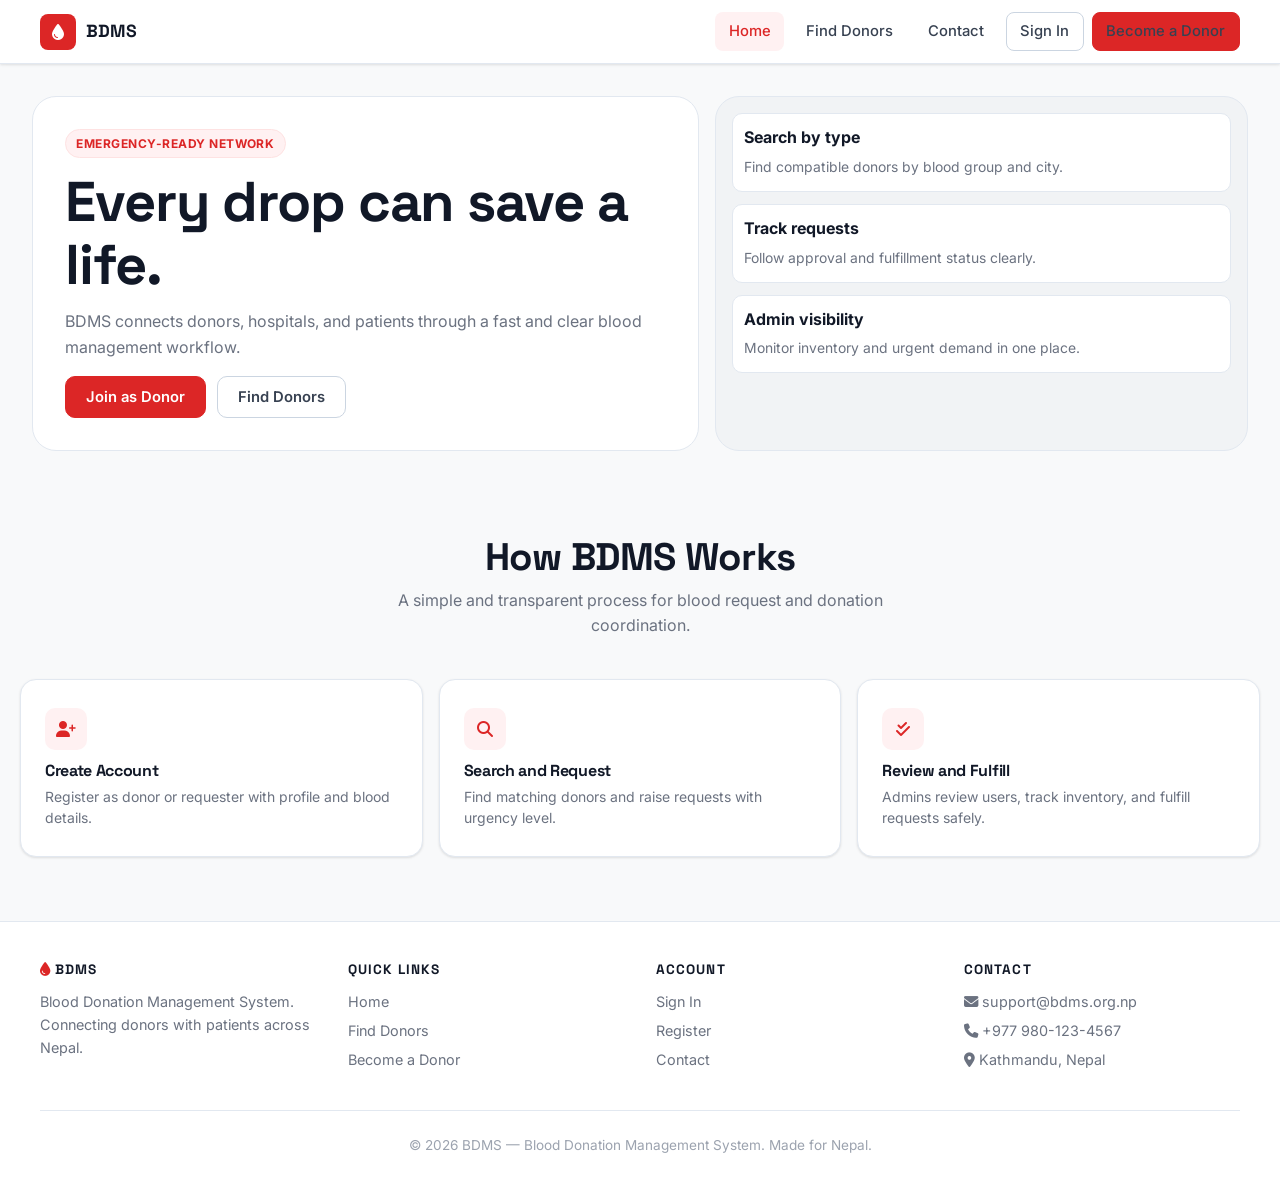
<file: destination/index.html>
<!DOCTYPE html>
<html lang="en">
<head>
    <meta charset="UTF-8">
    <meta name="viewport" content="width=device-width, initial-scale=1.0">
    <title>BDMS — Blood Donation Management System</title>
    <link href="https://fonts.googleapis.com/css2?family=Inter:wght@400;500;600;700;800&family=Space+Grotesk:wght@500;600;700;800&display=swap" rel="stylesheet">
    <link rel="stylesheet" href="https://cdnjs.cloudflare.com/ajax/libs/font-awesome/6.5.1/css/all.min.css">
    <link rel="stylesheet" href="style.css">
</head>
<body class="route-public landing-page">
    <nav class="navbar">
        <a href="index.html" class="nav-brand">
            <span class="brand-icon"><i class="fa-solid fa-droplet"></i></span> BDMS
        </a>
        <button class="hamburger" aria-label="Toggle menu">
            <span></span><span></span><span></span>
        </button>
        <div class="nav-links">
            <a href="index.html" class="nav-active">Home</a>
            <a href="search.html">Find Donors</a>
            <a href="contact.html">Contact</a>
            <a href="login.html" class="btn btn-outline btn-sm">Sign In</a>
            <a href="register.html" class="btn btn-primary btn-sm">Become a Donor</a>
        </div>
    </nav>

    <section class="hero">
        <div class="hero-panel">
            <div class="hero-copy">
                <div class="hero-kicker">Emergency-ready network</div>
                <h1>Every drop can save a life.</h1>
                <p>BDMS connects donors, hospitals, and patients through a fast and clear blood management workflow.</p>
                <div class="hero-actions">
                    <a href="register.html" class="btn btn-primary">Join as Donor</a>
                    <a href="search.html" class="btn btn-outline">Find Donors</a>
                </div>
            </div>
            <div class="hero-side">
                <div class="hero-stat"><strong>Search by type</strong><span>Find compatible donors by blood group and city.</span></div>
                <div class="hero-stat"><strong>Track requests</strong><span>Follow approval and fulfillment status clearly.</span></div>
                <div class="hero-stat"><strong>Admin visibility</strong><span>Monitor inventory and urgent demand in one place.</span></div>
            </div>
        </div>
    </section>

    <section class="section">
        <div class="section-title">
            <h2>How BDMS Works</h2>
            <p>A simple and transparent process for blood request and donation coordination.</p>
        </div>
        <div class="feature-grid">
            <div class="feature-card">
                <div class="gf-icon-wrap"><i class="fa-solid fa-user-plus"></i></div>
                <h3>Create Account</h3>
                <p>Register as donor or requester with profile and blood details.</p>
            </div>
            <div class="feature-card">
                <div class="gf-icon-wrap"><i class="fa-solid fa-magnifying-glass"></i></div>
                <h3>Search and Request</h3>
                <p>Find matching donors and raise requests with urgency level.</p>
            </div>
            <div class="feature-card">
                <div class="gf-icon-wrap"><i class="fa-solid fa-check-double"></i></div>
                <h3>Review and Fulfill</h3>
                <p>Admins review users, track inventory, and fulfill requests safely.</p>
            </div>
        </div>
    </section>

    <footer class="site-footer">
        <div class="footer-grid">
            <div class="footer-col">
                <h4><i class="fa-solid fa-droplet" style="color:var(--red);"></i> BDMS</h4>
                <p>Blood Donation Management System. Connecting donors with patients across Nepal.</p>
            </div>
            <div class="footer-col">
                <h4>Quick Links</h4>
                <a href="index.html">Home</a>
                <a href="search.html">Find Donors</a>
                <a href="register.html">Become a Donor</a>
            </div>
            <div class="footer-col">
                <h4>Account</h4>
                <a href="login.html">Sign In</a>
                <a href="register.html">Register</a>
                <a href="contact.html">Contact</a>
            </div>
            <div class="footer-col">
                <h4>Contact</h4>
                <p><i class="fa-solid fa-envelope"></i> support@bdms.org.np</p>
                <p><i class="fa-solid fa-phone"></i> +977 980-123-4567</p>
                <p><i class="fa-solid fa-location-dot"></i> Kathmandu, Nepal</p>
            </div>
        </div>
        <div class="footer-bottom">&copy; 2026 BDMS — Blood Donation Management System. Made for Nepal.</div>
    </footer>
</body>
</html>
</file>
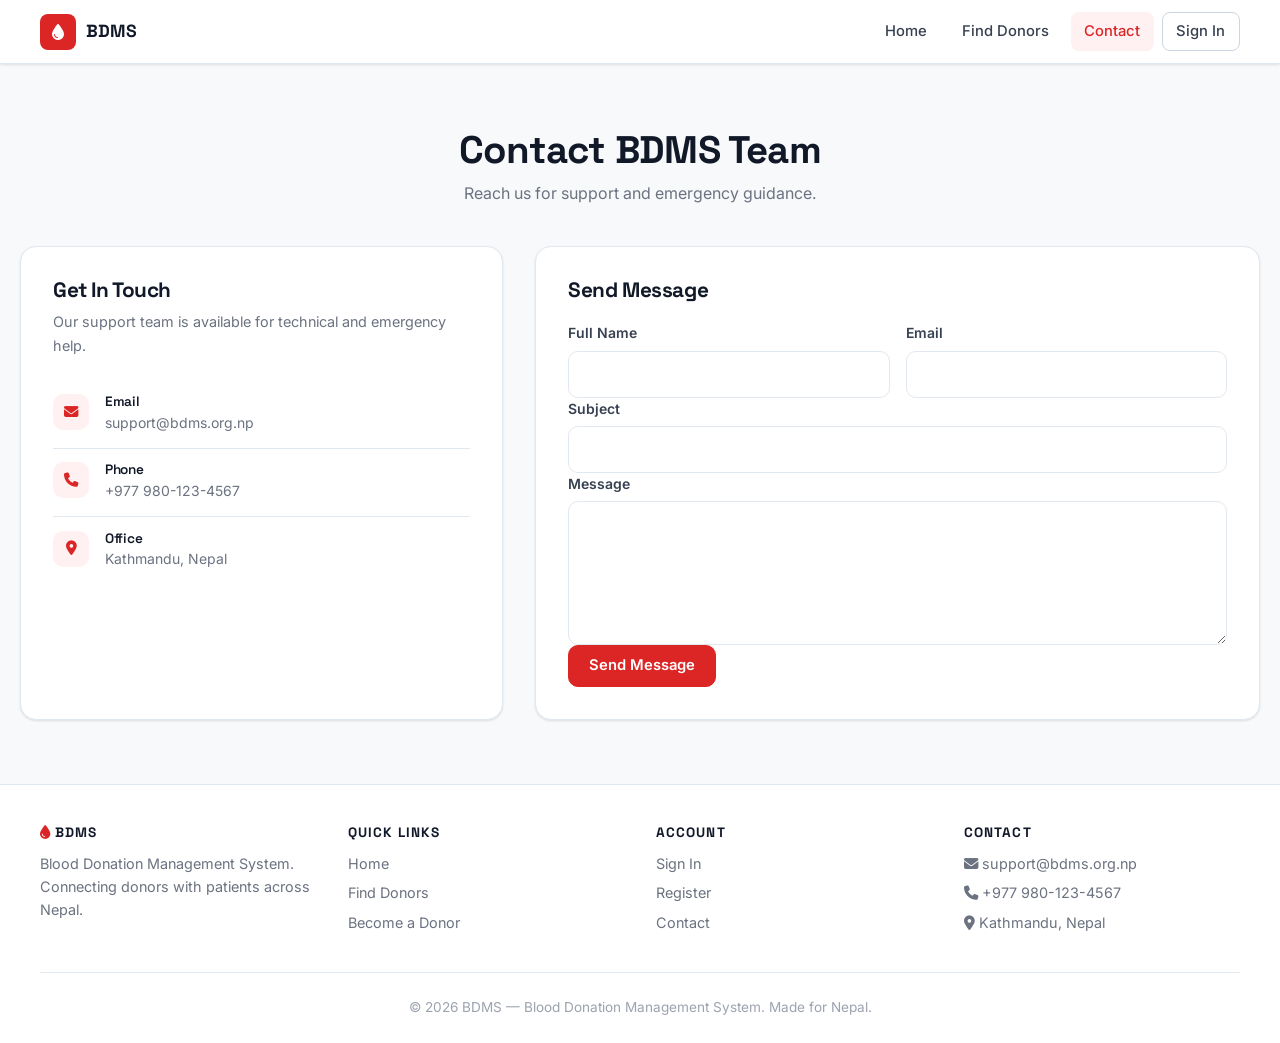
<file: destination/contact.html>
<!DOCTYPE html>
<html lang="en">
<head>
    <meta charset="UTF-8">
    <meta name="viewport" content="width=device-width, initial-scale=1.0">
    <title>Contact Us — BDMS</title>
    <link href="https://fonts.googleapis.com/css2?family=Inter:wght@400;500;600;700;800&family=Space+Grotesk:wght@500;600;700;800&display=swap" rel="stylesheet">
    <link rel="stylesheet" href="https://cdnjs.cloudflare.com/ajax/libs/font-awesome/6.5.1/css/all.min.css">
    <link rel="stylesheet" href="style.css">
</head>
<body class="route-public">
    <nav class="navbar">
        <a href="index.html" class="nav-brand"><span class="brand-icon"><i class="fa-solid fa-droplet"></i></span> BDMS</a>
        <div class="nav-links">
            <a href="index.html">Home</a>
            <a href="search.html">Find Donors</a>
            <a href="contact.html" class="nav-active">Contact</a>
            <a href="login.html" class="btn btn-outline btn-sm">Sign In</a>
        </div>
    </nav>

    <section class="section">
        <div class="section-title">
            <h2>Contact BDMS Team</h2>
            <p>Reach us for support and emergency guidance.</p>
        </div>
        <div class="contact-layout">
            <div class="contact-info">
                <h2>Get In Touch</h2>
                <p>Our support team is available for technical and emergency help.</p>
                <div class="contact-detail"><div class="detail-icon"><i class="fa-solid fa-envelope"></i></div><div><h4>Email</h4><p>support@bdms.org.np</p></div></div>
                <div class="contact-detail"><div class="detail-icon"><i class="fa-solid fa-phone"></i></div><div><h4>Phone</h4><p>+977 980-123-4567</p></div></div>
                <div class="contact-detail"><div class="detail-icon"><i class="fa-solid fa-location-dot"></i></div><div><h4>Office</h4><p>Kathmandu, Nepal</p></div></div>
            </div>
            <div class="contact-form-card">
                <h2>Send Message</h2>
                <form>
                    <div class="form-row">
                        <div class="form-group"><label class="form-label">Full Name</label><input class="form-control" type="text" required></div>
                        <div class="form-group"><label class="form-label">Email</label><input class="form-control" type="email" required></div>
                    </div>
                    <div class="form-group"><label class="form-label">Subject</label><input class="form-control" type="text" required></div>
                    <div class="form-group"><label class="form-label">Message</label><textarea class="form-control" rows="5" required></textarea></div>
                    <button class="btn btn-primary" type="submit">Send Message</button>
                </form>
            </div>
        </div>
    </section>

    <footer class="site-footer">
        <div class="footer-grid">
            <div class="footer-col"><h4><i class="fa-solid fa-droplet" style="color:var(--red);"></i> BDMS</h4><p>Blood Donation Management System. Connecting donors with patients across Nepal.</p></div>
            <div class="footer-col"><h4>Quick Links</h4><a href="index.html">Home</a><a href="search.html">Find Donors</a><a href="register.html">Become a Donor</a></div>
            <div class="footer-col"><h4>Account</h4><a href="login.html">Sign In</a><a href="register.html">Register</a><a href="contact.html">Contact</a></div>
            <div class="footer-col"><h4>Contact</h4><p><i class="fa-solid fa-envelope"></i> support@bdms.org.np</p><p><i class="fa-solid fa-phone"></i> +977 980-123-4567</p><p><i class="fa-solid fa-location-dot"></i> Kathmandu, Nepal</p></div>
        </div>
        <div class="footer-bottom">&copy; 2026 BDMS — Blood Donation Management System. Made for Nepal.</div>
    </footer>
</body>
</html>
</file>
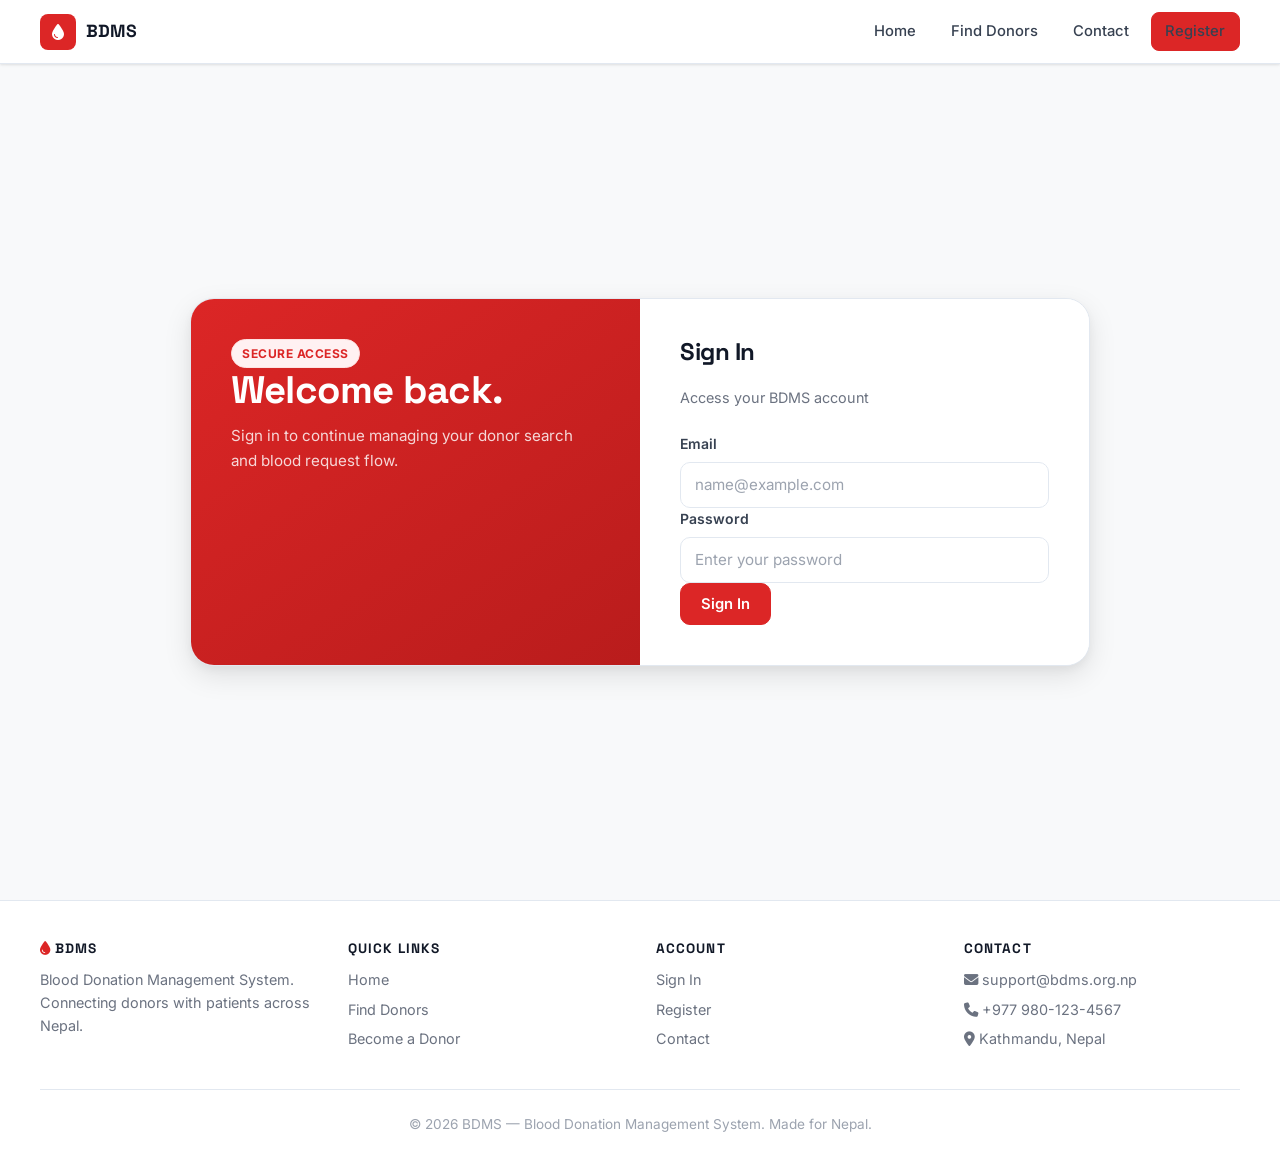
<file: destination/login.html>
<!DOCTYPE html>
<html lang="en">
<head>
    <meta charset="UTF-8">
    <meta name="viewport" content="width=device-width, initial-scale=1.0">
    <title>Sign In — BDMS</title>
    <link href="https://fonts.googleapis.com/css2?family=Inter:wght@400;500;600;700;800&family=Space+Grotesk:wght@500;600;700;800&display=swap" rel="stylesheet">
    <link rel="stylesheet" href="https://cdnjs.cloudflare.com/ajax/libs/font-awesome/6.5.1/css/all.min.css">
    <link rel="stylesheet" href="style.css">
</head>
<body class="route-public">
    <nav class="navbar">
        <a href="index.html" class="nav-brand"><span class="brand-icon"><i class="fa-solid fa-droplet"></i></span> BDMS</a>
        <div class="nav-links">
            <a href="index.html">Home</a>
            <a href="search.html">Find Donors</a>
            <a href="contact.html">Contact</a>
            <a href="register.html" class="btn btn-primary btn-sm">Register</a>
        </div>
    </nav>

    <div class="auth-container">
        <div class="auth-layout">
            <aside class="auth-visual">
                <div>
                    <div class="hero-kicker">Secure access</div>
                    <h1>Welcome back.</h1>
                    <p>Sign in to continue managing your donor search and blood request flow.</p>
                </div>
            </aside>
            <div class="auth-form">
                <h2>Sign In</h2>
                <p class="auth-subtitle">Access your BDMS account</p>
                <form>
                    <div class="form-group">
                        <label class="form-label">Email</label>
                        <input type="email" class="form-control" placeholder="name@example.com" required>
                    </div>
                    <div class="form-group">
                        <label class="form-label">Password</label>
                        <input type="password" class="form-control" placeholder="Enter your password" required>
                    </div>
                    <button type="submit" class="btn btn-primary">Sign In</button>
                </form>
            </div>
        </div>
    </div>

    <footer class="site-footer">
        <div class="footer-grid">
            <div class="footer-col"><h4><i class="fa-solid fa-droplet" style="color:var(--red);"></i> BDMS</h4><p>Blood Donation Management System. Connecting donors with patients across Nepal.</p></div>
            <div class="footer-col"><h4>Quick Links</h4><a href="index.html">Home</a><a href="search.html">Find Donors</a><a href="register.html">Become a Donor</a></div>
            <div class="footer-col"><h4>Account</h4><a href="login.html">Sign In</a><a href="register.html">Register</a><a href="contact.html">Contact</a></div>
            <div class="footer-col"><h4>Contact</h4><p><i class="fa-solid fa-envelope"></i> support@bdms.org.np</p><p><i class="fa-solid fa-phone"></i> +977 980-123-4567</p><p><i class="fa-solid fa-location-dot"></i> Kathmandu, Nepal</p></div>
        </div>
        <div class="footer-bottom">&copy; 2026 BDMS — Blood Donation Management System. Made for Nepal.</div>
    </footer>
</body>
</html>
</file>
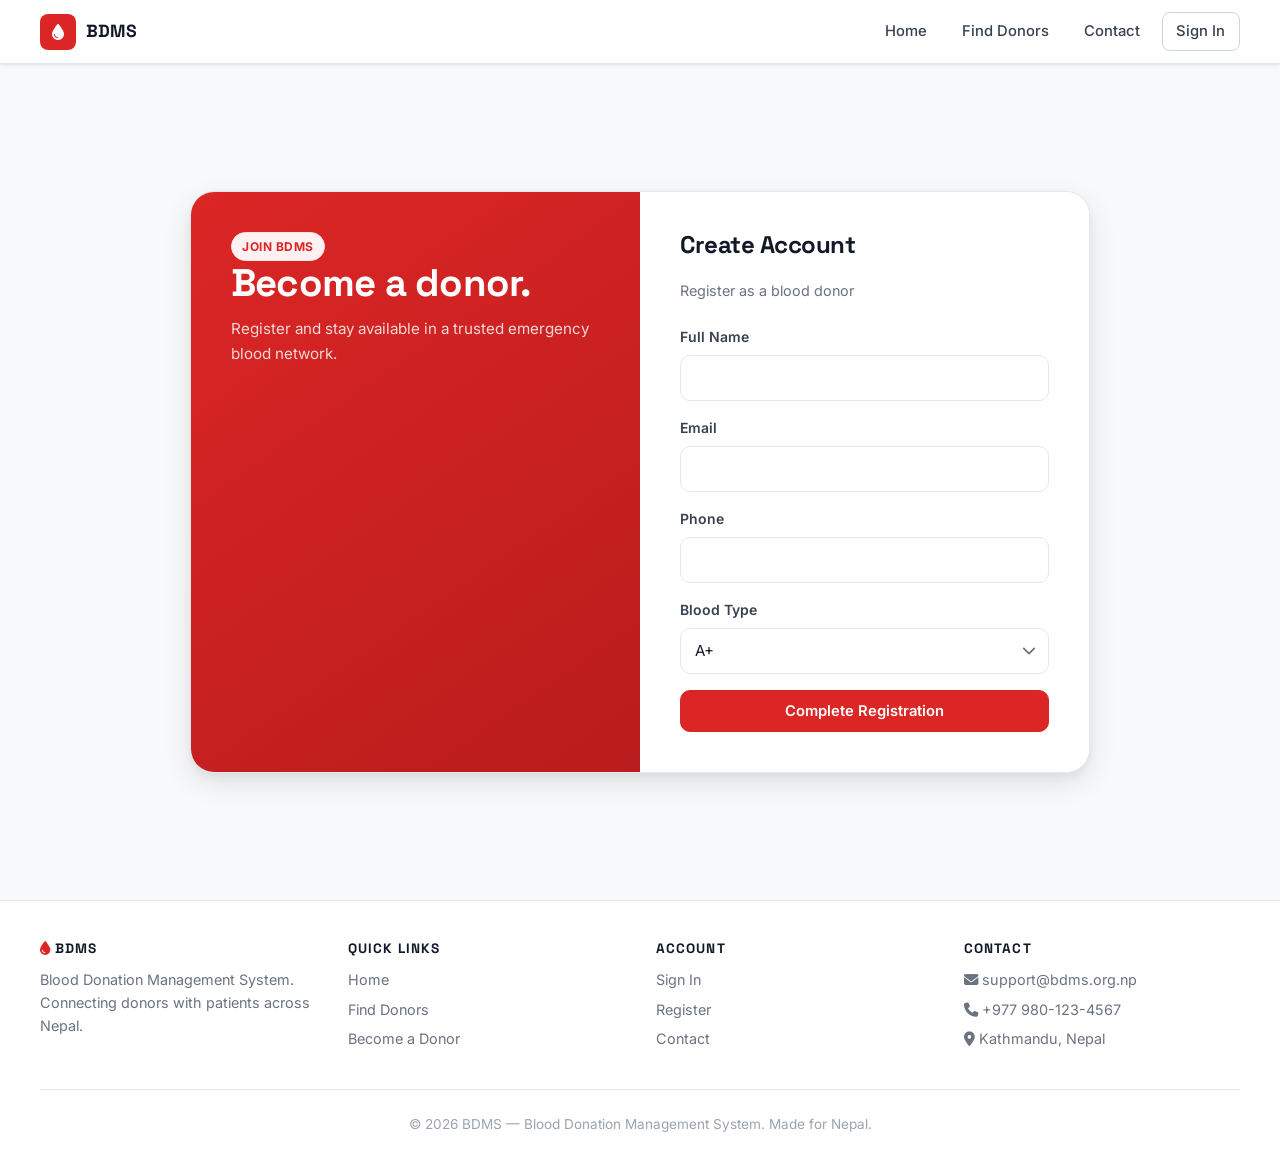
<file: destination/register.html>
<!DOCTYPE html>
<html lang="en">
<head>
    <meta charset="UTF-8">
    <meta name="viewport" content="width=device-width, initial-scale=1.0">
    <title>Register — BDMS</title>
    <link href="https://fonts.googleapis.com/css2?family=Inter:wght@400;500;600;700;800&family=Space+Grotesk:wght@500;600;700;800&display=swap" rel="stylesheet">
    <link rel="stylesheet" href="https://cdnjs.cloudflare.com/ajax/libs/font-awesome/6.5.1/css/all.min.css">
    <link rel="stylesheet" href="style.css">
</head>
<body class="route-public">
    <nav class="navbar">
        <a href="index.html" class="nav-brand"><span class="brand-icon"><i class="fa-solid fa-droplet"></i></span> BDMS</a>
        <div class="nav-links">
            <a href="index.html">Home</a>
            <a href="search.html">Find Donors</a>
            <a href="contact.html">Contact</a>
            <a href="login.html" class="btn btn-outline btn-sm">Sign In</a>
        </div>
    </nav>

    <div class="auth-container">
        <div class="auth-layout">
            <aside class="auth-visual">
                <div>
                    <div class="hero-kicker">Join BDMS</div>
                    <h1>Become a donor.</h1>
                    <p>Register and stay available in a trusted emergency blood network.</p>
                </div>
            </aside>
            <div class="auth-form">
                <h2>Create Account</h2>
                <p class="auth-subtitle">Register as a blood donor</p>
                <form class="form-grid">
                    <div class="form-group"><label class="form-label">Full Name</label><input class="form-control" type="text" required></div>
                    <div class="form-group"><label class="form-label">Email</label><input class="form-control" type="email" required></div>
                    <div class="form-group"><label class="form-label">Phone</label><input class="form-control" type="text" required></div>
                    <div class="form-group"><label class="form-label">Blood Type</label><select class="form-control"><option>A+</option><option>A-</option><option>B+</option><option>B-</option><option>AB+</option><option>AB-</option><option>O+</option><option>O-</option></select></div>
                    <div class="form-group full-width"><button type="submit" class="btn btn-primary">Complete Registration</button></div>
                </form>
            </div>
        </div>
    </div>

    <footer class="site-footer">
        <div class="footer-grid">
            <div class="footer-col"><h4><i class="fa-solid fa-droplet" style="color:var(--red);"></i> BDMS</h4><p>Blood Donation Management System. Connecting donors with patients across Nepal.</p></div>
            <div class="footer-col"><h4>Quick Links</h4><a href="index.html">Home</a><a href="search.html">Find Donors</a><a href="register.html">Become a Donor</a></div>
            <div class="footer-col"><h4>Account</h4><a href="login.html">Sign In</a><a href="register.html">Register</a><a href="contact.html">Contact</a></div>
            <div class="footer-col"><h4>Contact</h4><p><i class="fa-solid fa-envelope"></i> support@bdms.org.np</p><p><i class="fa-solid fa-phone"></i> +977 980-123-4567</p><p><i class="fa-solid fa-location-dot"></i> Kathmandu, Nepal</p></div>
        </div>
        <div class="footer-bottom">&copy; 2026 BDMS — Blood Donation Management System. Made for Nepal.</div>
    </footer>
</body>
</html>
</file>
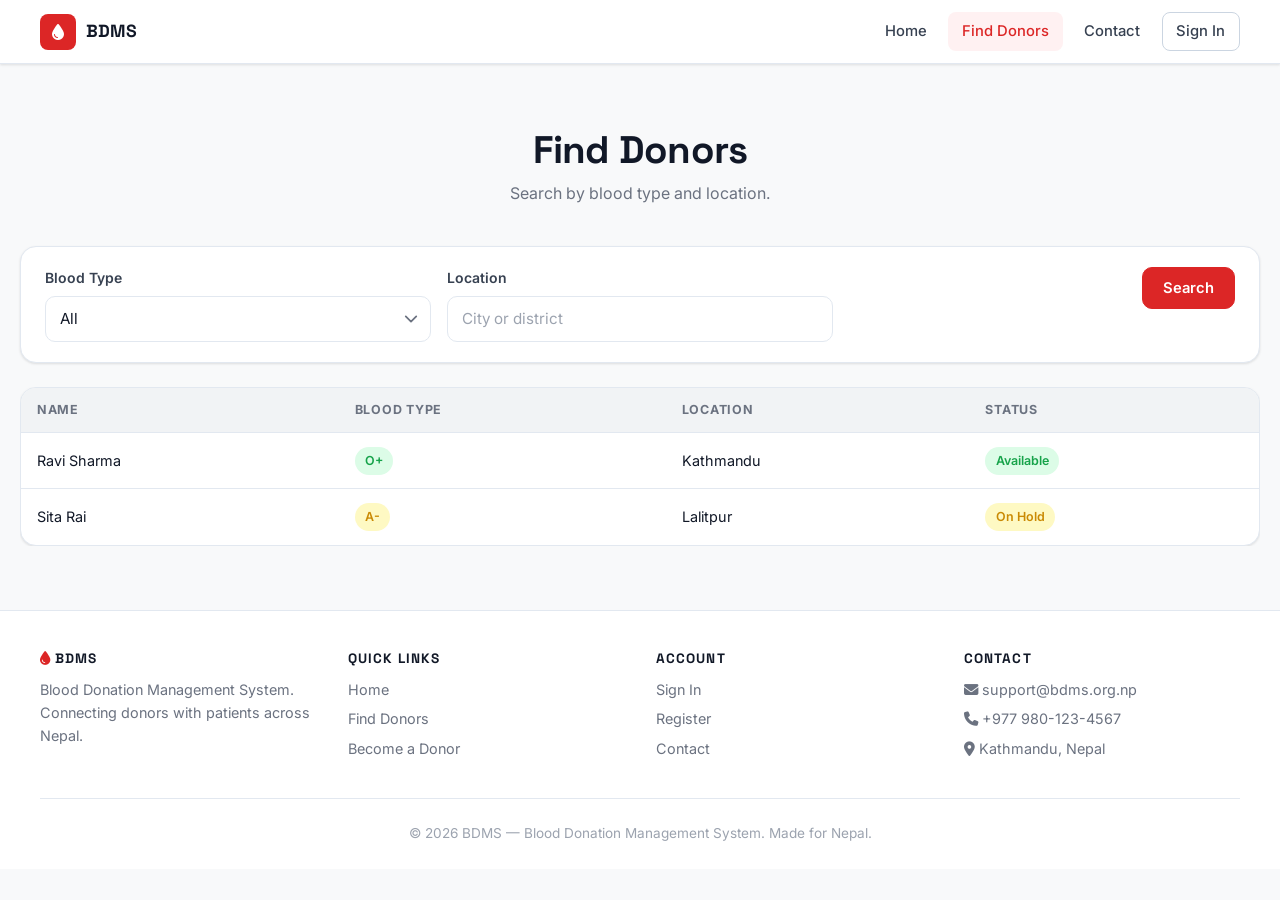
<file: destination/search.html>
<!DOCTYPE html>
<html lang="en">
<head>
    <meta charset="UTF-8">
    <meta name="viewport" content="width=device-width, initial-scale=1.0">
    <title>Find Donors — BDMS</title>
    <link href="https://fonts.googleapis.com/css2?family=Inter:wght@400;500;600;700;800&family=Space+Grotesk:wght@500;600;700;800&display=swap" rel="stylesheet">
    <link rel="stylesheet" href="https://cdnjs.cloudflare.com/ajax/libs/font-awesome/6.5.1/css/all.min.css">
    <link rel="stylesheet" href="style.css">
</head>
<body class="route-public">
    <nav class="navbar">
        <a href="index.html" class="nav-brand"><span class="brand-icon"><i class="fa-solid fa-droplet"></i></span> BDMS</a>
        <div class="nav-links">
            <a href="index.html">Home</a>
            <a href="search.html" class="nav-active">Find Donors</a>
            <a href="contact.html">Contact</a>
            <a href="login.html" class="btn btn-outline btn-sm">Sign In</a>
        </div>
    </nav>

    <section class="section">
        <div class="section-title">
            <h2>Find Donors</h2>
            <p>Search by blood type and location.</p>
        </div>

        <div class="section-card">
            <form class="form-grid">
                <div class="form-group"><label class="form-label">Blood Type</label><select class="form-control"><option>All</option><option>A+</option><option>A-</option><option>B+</option><option>B-</option><option>AB+</option><option>AB-</option><option>O+</option><option>O-</option></select></div>
                <div class="form-group"><label class="form-label">Location</label><input class="form-control" type="text" placeholder="City or district"></div>
                <div class="form-group" style="display:flex;align-items:flex-end;"><button class="btn btn-primary" type="submit">Search</button></div>
            </form>
        </div>

        <div class="table-scroll">
            <div class="table-container">
                <table class="data-table">
                    <thead><tr><th>Name</th><th>Blood Type</th><th>Location</th><th>Status</th></tr></thead>
                    <tbody>
                        <tr><td>Ravi Sharma</td><td><span class="badge badge-approved">O+</span></td><td>Kathmandu</td><td><span class="badge badge-approved">Available</span></td></tr>
                        <tr><td>Sita Rai</td><td><span class="badge badge-pending">A-</span></td><td>Lalitpur</td><td><span class="badge badge-pending">On Hold</span></td></tr>
                    </tbody>
                </table>
            </div>
        </div>
    </section>

    <footer class="site-footer">
        <div class="footer-grid">
            <div class="footer-col"><h4><i class="fa-solid fa-droplet" style="color:var(--red);"></i> BDMS</h4><p>Blood Donation Management System. Connecting donors with patients across Nepal.</p></div>
            <div class="footer-col"><h4>Quick Links</h4><a href="index.html">Home</a><a href="search.html">Find Donors</a><a href="register.html">Become a Donor</a></div>
            <div class="footer-col"><h4>Account</h4><a href="login.html">Sign In</a><a href="register.html">Register</a><a href="contact.html">Contact</a></div>
            <div class="footer-col"><h4>Contact</h4><p><i class="fa-solid fa-envelope"></i> support@bdms.org.np</p><p><i class="fa-solid fa-phone"></i> +977 980-123-4567</p><p><i class="fa-solid fa-location-dot"></i> Kathmandu, Nepal</p></div>
        </div>
        <div class="footer-bottom">&copy; 2026 BDMS — Blood Donation Management System. Made for Nepal.</div>
    </footer>
</body>
</html>
</file>
<file: destination/style.css>
﻿@charset "UTF-8";
@import url('https://fonts.googleapis.com/css2?family=Inter:wght@400;500;600;700;800&family=Space+Grotesk:wght@500;600;700;800&display=swap');

:root {
  --red: #dc2626;
  --red-dark: #b91c1c;
  --red-light: #fee2e2;
  --red-subtle: #fff1f2;
  --bg: #f8f9fa;
  --surface: #ffffff;
  --surface-2: #f1f3f5;
  --border: #e2e8f0;
  --border-strong: #cbd5e1;
  --text: #111827;
  --text-2: #374151;
  --text-muted: #6b7280;
  --text-faint: #9ca3af;
  --green: #16a34a;
  --green-light: #dcfce7;
  --yellow: #ca8a04;
  --yellow-light: #fef9c3;
  --blue: #2563eb;
  --blue-light: #dbeafe;
  --gap-sm: 0.5rem;
  --gap: 1rem;
  --gap-lg: 1.5rem;
  --gap-xl: 2rem;
  --gap-2xl: 3rem;
  --r-sm: 6px;
  --r: 10px;
  --r-lg: 16px;
  --r-xl: 24px;
  --shadow-sm: 0 1px 3px rgba(0,0,0,0.08), 0 1px 2px rgba(0,0,0,0.04);
  --shadow: 0 4px 12px rgba(0,0,0,0.08), 0 2px 4px rgba(0,0,0,0.04);
  --shadow-lg: 0 10px 28px rgba(0,0,0,0.10), 0 4px 8px rgba(0,0,0,0.04);
  --nav-h: 64px;
}

html[data-theme='dark'] {
  --bg: #0f172a;
  --surface: #1e293b;
  --surface-2: #263448;
  --border: rgba(148,163,184,0.18);
  --border-strong: rgba(148,163,184,0.30);
  --text: #f1f5f9;
  --text-2: #cbd5e1;
  --text-muted: #94a3b8;
  --text-faint: #64748b;
  --red-subtle: rgba(220,38,38,0.15);
  --red-light: rgba(220,38,38,0.20);
  --green-light: rgba(22,163,74,0.20);
  --yellow-light: rgba(202,138,4,0.20);
  --blue-light: rgba(37,99,235,0.20);
  --shadow-sm: 0 1px 3px rgba(0,0,0,0.30);
  --shadow: 0 4px 12px rgba(0,0,0,0.35);
  --shadow-lg: 0 10px 28px rgba(0,0,0,0.45);
}

* { box-sizing: border-box; }
html { scroll-behavior: smooth; }
body {
  margin: 0;
  min-height: 100vh;
  color: var(--text);
  font-family: 'Inter', sans-serif;
  background: var(--bg);
  overflow-x: hidden;
  line-height: 1.6;
}

a { color: inherit; text-decoration: none; }
img { display: block; max-width: 100%; }
button, input, select, textarea { font: inherit; }
h1,h2,h3,h4,h5,h6 {
  margin: 0;
  font-family: 'Space Grotesk', sans-serif;
  line-height: 1.12;
  letter-spacing: -0.02em;
}
p,ul { margin: 0; }

.navbar {
  position: sticky;
  top: 0;
  z-index: 200;
  height: var(--nav-h);
  display: flex;
  align-items: center;
  justify-content: space-between;
  gap: 1rem;
  padding: 0 clamp(1rem, 4vw, 2.5rem);
  background: var(--surface);
  border-bottom: 1px solid var(--border);
  box-shadow: var(--shadow-sm);
}
.nav-brand {
  display: inline-flex;
  align-items: center;
  gap: 0.6rem;
  font-family: 'Space Grotesk', sans-serif;
  font-size: 1.1rem;
  font-weight: 700;
  color: var(--text);
  text-decoration: none;
  flex-shrink: 0;
}
.brand-icon {
  width: 2.25rem;
  height: 2.25rem;
  display: grid;
  place-items: center;
  border-radius: 8px;
  background: var(--red);
  color: #fff;
  font-size: 1rem;
  flex-shrink: 0;
}
.nav-links {
  display: flex;
  align-items: center;
  gap: 0.5rem;
  flex-wrap: wrap;
}
.nav-links a,
.nav-links .nav-user-info {
  display: inline-flex;
  align-items: center;
  gap: 0.4rem;
  padding: 0.5rem 0.85rem;
  border-radius: 8px;
  color: var(--text-2);
  font-weight: 500;
  font-size: 0.925rem;
  text-decoration: none;
  transition: background 0.15s, color 0.15s;
}
.nav-links a:hover,
.nav-links a.nav-active,
.nav-links a.active {
  background: var(--red-subtle);
  color: var(--red);
}

.hamburger {
  display: none;
  width: 40px;
  height: 40px;
  align-items: center;
  justify-content: center;
  flex-direction: column;
  gap: 5px;
  padding: 0;
  background: none;
  border: 1px solid var(--border);
  border-radius: var(--r);
  cursor: pointer;
  color: var(--text);
  flex-shrink: 0;
}
.hamburger span {
  display: block;
  width: 18px;
  height: 2px;
  background: currentColor;
  border-radius: 2px;
  transition: transform 0.2s, opacity 0.2s;
}

.theme-toggle {
  width: 36px;
  height: 36px;
  border-radius: 50%;
  border: 1px solid var(--border);
  background: var(--surface-2);
  color: var(--text-2);
  cursor: pointer;
  display: grid;
  place-items: center;
  font-size: 0.9rem;
  transition: background 0.15s, color 0.15s, border-color 0.15s;
  flex-shrink: 0;
}
.theme-toggle:hover {
  background: var(--red-subtle);
  color: var(--red);
  border-color: var(--red);
}

.section {
  width: min(1240px, calc(100% - 2rem));
  margin: 0 auto;
  padding: 4rem 0;
}
.section-title { text-align: center; margin-bottom: 2.5rem; }
.section-title h2 {
  font-size: clamp(1.6rem, 4vw, 2.4rem);
  font-weight: 700;
  color: var(--text);
  margin-bottom: 0.6rem;
}
.section-title p {
  color: var(--text-muted);
  font-size: 1rem;
  max-width: 55ch;
  margin: 0 auto;
}
.page-kicker,
.section-kicker,
.hero-kicker {
  display: inline-flex;
  align-items: center;
  gap: 0.4rem;
  background: var(--red-subtle);
  color: var(--red);
  border: 1px solid var(--red-light);
  padding: 0.25rem 0.65rem;
  border-radius: 999px;
  font-size: 0.75rem;
  font-weight: 700;
  letter-spacing: 0.04em;
  text-transform: uppercase;
}
.highlight, .accent { color: var(--red); }

.hero { padding: 2rem 1rem 1.25rem; }
.hero-panel {
  width: min(1240px, calc(100% - 2rem));
  margin: 0 auto;
  display: grid;
  grid-template-columns: 1.25fr 1fr;
  gap: 1rem;
}
.hero-copy {
  background: var(--surface);
  border: 1px solid var(--border);
  border-radius: var(--r-xl);
  padding: clamp(1.25rem, 3vw, 2rem);
}
.hero-copy h1 { font-size: clamp(2rem, 6vw, 3.5rem); margin: 0.8rem 0; color: var(--text); }
.hero-copy p { color: var(--text-muted); max-width: 60ch; }
.hero-actions { display: flex; gap: 0.7rem; margin-top: 1rem; flex-wrap: wrap; }
.hero-mini-grid {
  display: grid;
  grid-template-columns: repeat(3, minmax(0,1fr));
  gap: var(--gap);
  margin-top: 1rem;
}
.hero-mini-item {
  background: var(--surface-2);
  border: 1px solid var(--border);
  border-radius: var(--r);
  padding: 0.65rem 0.75rem;
}
.hero-mini-label { display: block; color: var(--text-faint); font-size: 0.72rem; }
.hero-mini-item strong { color: var(--text); font-size: 0.87rem; }
.hero-side {
  background: var(--surface-2);
  border: 1px solid var(--border);
  border-radius: var(--r-xl);
  padding: 1rem;
  display: flex;
  flex-direction: column;
  gap: 0.75rem;
}
.hero-side .hero-stat {
  background: var(--surface);
  border: 1px solid var(--border);
  border-radius: var(--r);
  padding: 0.7rem;
}
.hero-side .hero-stat strong { display: block; margin-bottom: 0.2rem; }
.hero-side .hero-stat span { color: var(--text-muted); font-size: 0.87rem; }

.stats-strip {
  width: min(1240px, calc(100% - 2rem));
  margin: 0 auto 1.5rem;
  display: grid;
  grid-template-columns: repeat(4, minmax(0,1fr));
  gap: var(--gap);
}
.stat-card {
  padding: 1rem 1.25rem;
  border-radius: var(--r-lg);
  background: var(--surface);
  border: 1px solid var(--border);
  box-shadow: var(--shadow-sm);
}
.stat-type {
  display: block;
  font-family: 'Space Grotesk', sans-serif;
  font-size: 1.1rem;
  font-weight: 700;
  color: var(--red);
}
.stat-label { color: var(--text-muted); font-size: 0.85rem; }

.experience-band {
  overflow: hidden;
  padding: 0.75rem 0;
  background: var(--red);
  color: white;
  white-space: nowrap;
}
.experience-band-track {
  display: inline-flex;
  gap: 3rem;
  animation: ticker 25s linear infinite;
  font-size: 0.85rem;
  font-weight: 600;
  letter-spacing: 0.05em;
  text-transform: uppercase;
}
@keyframes ticker { from { transform: translateX(0); } to { transform: translateX(-50%); } }

.process-lane {
  display: grid;
  grid-template-columns: repeat(auto-fit, minmax(200px, 1fr));
  gap: var(--gap);
  margin-top: 1.5rem;
}
.process-step {
  background: var(--surface);
  border: 1px solid var(--border);
  border-radius: var(--r-lg);
  padding: 1.5rem;
  box-shadow: var(--shadow-sm);
  position: relative;
}
.process-index, .ps-num {
  display: inline-block;
  font-family: 'Space Grotesk', sans-serif;
  font-size: 0.8rem;
  font-weight: 700;
  color: var(--red);
  background: var(--red-subtle);
  padding: 0.2rem 0.6rem;
  border-radius: 999px;
  margin-bottom: 0.75rem;
}
.process-step h3 { font-size: 1.05rem; margin-bottom: 0.4rem; }
.process-step p { font-size: 0.875rem; color: var(--text-muted); line-height: 1.5; }

.feature-grid { display: grid; grid-template-columns: repeat(auto-fit,minmax(220px,1fr)); gap: var(--gap); }
.feature-card {
  background: var(--surface);
  border: 1px solid var(--border);
  border-radius: var(--r-lg);
  padding: 1.75rem 1.5rem;
  box-shadow: var(--shadow-sm);
  transition: box-shadow 0.2s, transform 0.2s;
}
.feature-card:hover { box-shadow: var(--shadow); transform: translateY(-3px); }
.feature-card h3 { font-size: 1rem; font-weight: 700; color: var(--text); margin: 0.75rem 0 0.4rem; }
.feature-card p { font-size: 0.875rem; color: var(--text-muted); line-height: 1.5; }
.gf-icon-wrap {
  width: 42px;
  height: 42px;
  border-radius: var(--r);
  display: grid;
  place-items: center;
  background: var(--red-subtle);
  color: var(--red);
}

.cta-shell {
  background: var(--surface);
  border: 1px solid var(--border);
  border-radius: var(--r-lg);
  box-shadow: var(--shadow-sm);
  padding: 1.5rem;
  display: flex;
  justify-content: space-between;
  gap: var(--gap);
  flex-wrap: wrap;
}

.auth-container {
  min-height: calc(100vh - var(--nav-h));
  display: flex;
  align-items: center;
  justify-content: center;
  padding: 2rem clamp(1rem, 4vw, 2rem);
  background: var(--bg);
}
.auth-layout {
  display: grid;
  grid-template-columns: 1fr 1fr;
  gap: 0;
  width: min(900px, 100%);
  background: var(--surface);
  border: 1px solid var(--border);
  border-radius: var(--r-xl);
  overflow: hidden;
  box-shadow: var(--shadow-lg);
}
.auth-visual {
  background: linear-gradient(145deg, var(--red), var(--red-dark));
  color: white;
  padding: 2.5rem;
  display: flex;
  flex-direction: column;
  justify-content: space-between;
  gap: 2rem;
}
.auth-visual h1 { font-size: clamp(1.6rem, 4vw, 2.4rem); color: white; line-height: 1.15; }
.auth-visual p { color: rgba(255,255,255,0.82); font-size: 0.95rem; line-height: 1.6; margin-top: 0.75rem; }
.auth-point {
  display: flex;
  align-items: flex-start;
  gap: 0.6rem;
  color: rgba(255,255,255,0.9);
  font-size: 0.9rem;
  margin-bottom: 0.5rem;
}
.auth-point span { color: white; font-weight: 700; flex-shrink: 0; }
.auth-form {
  padding: 2.5rem;
  background: var(--surface);
  display: flex;
  flex-direction: column;
  justify-content: center;
  gap: 1rem;
}
.auth-form h2 { font-size: 1.5rem; color: var(--text); margin-bottom: 0.25rem; }
.auth-subtitle { color: var(--text-muted); font-size: 0.9rem; margin-bottom: 0.5rem; }
.auth-alt-link { font-size: 0.9rem; color: var(--text-muted); text-align: center; margin-top: 1rem; }
.auth-alt-link a { color: var(--red); font-weight: 600; text-decoration: none; }

.form-group {
  display: flex;
  flex-direction: column;
  gap: 0.4rem;
}
.form-label {
  font-size: 0.875rem;
  font-weight: 600;
  color: var(--text-2);
}
.form-control {
  width: 100%;
  padding: 0.625rem 0.875rem;
  font-size: 0.95rem;
  font-family: inherit;
  color: var(--text);
  background: var(--surface);
  border: 1px solid var(--border);
  border-radius: var(--r);
  outline: none;
  transition: border-color 0.15s, box-shadow 0.15s;
  appearance: none;
  -webkit-appearance: none;
}
.form-control:focus {
  border-color: var(--red);
  box-shadow: 0 0 0 3px rgba(220,38,38,0.12);
}
.form-control::placeholder { color: var(--text-faint); }
.form-control:disabled {
  background: var(--surface-2);
  color: var(--text-muted);
  cursor: not-allowed;
}
select.form-control {
  background-image: url("data:image/svg+xml,%3csvg xmlns='http://www.w3.org/2000/svg' viewBox='0 0 16 16'%3e%3cpath fill='none' stroke='%236b7280' stroke-linecap='round' stroke-linejoin='round' stroke-width='2' d='M2 5l6 6 6-6'/%3e%3c/svg%3e");
  background-repeat: no-repeat;
  background-position: right 0.75rem center;
  background-size: 14px;
  padding-right: 2.5rem;
}
textarea.form-control { resize: vertical; min-height: 120px; }
.form-grid {
  display: grid;
  grid-template-columns: repeat(auto-fit, minmax(220px, 1fr));
  gap: var(--gap);
}
.form-grid .full-width { grid-column: 1 / -1; }
.form-row { display: grid; grid-template-columns: repeat(2, minmax(0,1fr)); gap: var(--gap); }
.form-actions { display: flex; gap: 0.6rem; flex-wrap: wrap; }

.btn {
  display: inline-flex;
  align-items: center;
  justify-content: center;
  gap: 0.4rem;
  padding: 0.6rem 1.25rem;
  font-size: 0.925rem;
  font-weight: 600;
  font-family: inherit;
  border-radius: var(--r);
  border: 1px solid transparent;
  cursor: pointer;
  text-decoration: none;
  transition: background 0.15s, color 0.15s, border-color 0.15s, box-shadow 0.15s, transform 0.1s;
  white-space: nowrap;
  line-height: 1.4;
}
.btn:active { transform: translateY(1px); }
.btn-primary { background: var(--red); color: white; border-color: var(--red); }
.btn-primary:hover { background: var(--red-dark); border-color: var(--red-dark); box-shadow: 0 4px 12px rgba(220,38,38,0.25); }
.btn-outline { background: transparent; color: var(--text-2); border-color: var(--border-strong); }
.btn-outline:hover { background: var(--surface-2); color: var(--text); border-color: var(--border-strong); }
.btn-danger { background: #dc2626; color: white; border-color: #dc2626; }
.btn-danger:hover { background: #b91c1c; }
.btn-success { background: #16a34a; color: white; border-color: #16a34a; }
.btn-success:hover { background: #15803d; }
.btn-sm { padding: 0.4rem 0.85rem; font-size: 0.85rem; }
.btn-lg { padding: 0.8rem 1.75rem; font-size: 1.05rem; }

.dashboard-layout {
  display: grid;
  grid-template-columns: 240px 1fr;
  min-height: calc(100vh - var(--nav-h));
  background: var(--bg);
}
.sidebar {
  background: var(--surface);
  border-right: 1px solid var(--border);
  padding: 1.25rem 0;
  position: sticky;
  top: var(--nav-h);
  height: calc(100vh - var(--nav-h));
  overflow-y: auto;
}
.sidebar-nav {
  display: flex;
  flex-direction: column;
  gap: 0.15rem;
  padding: 0 0.75rem;
}
.sidebar-link {
  display: flex;
  align-items: center;
  gap: 0.65rem;
  padding: 0.65rem 0.85rem;
  border-radius: var(--r);
  color: var(--text-muted);
  font-size: 0.9rem;
  font-weight: 500;
  text-decoration: none;
  transition: background 0.15s, color 0.15s;
}
.sidebar-link:hover { background: var(--surface-2); color: var(--text); }
.sidebar-link.active { background: var(--red-subtle); color: var(--red); font-weight: 600; }
.sidebar-section-title {
  font-size: 0.72rem;
  font-weight: 700;
  text-transform: uppercase;
  letter-spacing: 0.1em;
  color: var(--text-faint);
  padding: 0.5rem 0.85rem 0.35rem;
  display: block;
}
.link-icon { width: 1.1rem; text-align: center; flex-shrink: 0; color: inherit; }
.main-content {
  padding: 1.5rem clamp(1rem, 3vw, 2rem);
  background: var(--bg);
  min-width: 0;
}

.dashboard-hero,
.control-hero,
.profile-hero {
  background: var(--surface);
  border: 1px solid var(--border);
  border-radius: var(--r-lg);
  padding: 1.5rem;
  display: flex;
  align-items: flex-start;
  gap: 1rem;
  margin-bottom: var(--gap-lg);
  box-shadow: var(--shadow-sm);
  flex-wrap: wrap;
}
.hero-badge {
  width: 48px;
  height: 48px;
  border-radius: var(--r);
  background: var(--red-subtle);
  color: var(--red);
  display: grid;
  place-items: center;
  font-size: 1.2rem;
  flex-shrink: 0;
}
.hero-copy-block { flex: 1; min-width: 0; }
.hero-copy-block h1,
.control-title-row h1,
.profile-title-row h1 {
  font-size: 1.35rem;
  font-weight: 700;
  color: var(--text);
  margin-bottom: 0.3rem;
}
.hero-support,
.control-support,
.profile-support { font-size: 0.875rem; color: var(--text-muted); line-height: 1.5; }
.control-title-row,
.hero-title-row,
.profile-title-row {
  display: flex;
  align-items: center;
  gap: 0.75rem;
  flex-wrap: wrap;
  margin-bottom: 0.3rem;
}
.hero-stats,
.control-stats,
.profile-stats {
  display: flex;
  gap: 0.75rem;
  align-items: center;
  flex-wrap: wrap;
  margin-left: auto;
}
.mini-stat {
  text-align: center;
  padding: 0.5rem 0.85rem;
  background: var(--surface-2);
  border-radius: var(--r);
  border: 1px solid var(--border);
  min-width: 80px;
}
.mini-stat span { display: block; font-size: 0.72rem; color: var(--text-faint); margin-bottom: 0.15rem; }
.mini-stat strong { font-size: 0.92rem; color: var(--text); }

.metric-grid {
  display: grid;
  grid-template-columns: repeat(auto-fit, minmax(180px, 1fr));
  gap: var(--gap);
  margin-bottom: var(--gap-lg);
}
.metric-card {
  background: var(--surface);
  border: 1px solid var(--border);
  border-radius: var(--r-lg);
  padding: 1.25rem 1.5rem;
  box-shadow: var(--shadow-sm);
}
.metric-card h4 {
  font-size: 0.8rem;
  font-weight: 600;
  text-transform: uppercase;
  letter-spacing: 0.06em;
  color: var(--text-muted);
  margin-bottom: 0.5rem;
}
.metric-card .value {
  font-size: 2rem;
  font-weight: 700;
  font-family: 'Space Grotesk', sans-serif;
  color: var(--text);
  line-height: 1.1;
}
.metric-card .metric-subtitle,
.metric-card .metric-icon { font-size: 0.82rem; color: var(--text-muted); margin-top: 0.3rem; }
.metric-card-info .value { color: var(--blue); }
.metric-card-ok .value { color: var(--green); }
.metric-card-warn .value { color: var(--yellow); }
.metric-card-danger .value { color: var(--red); }

.section-card {
  background: var(--surface);
  border: 1px solid var(--border);
  border-radius: var(--r-lg);
  padding: 1.25rem 1.5rem;
  box-shadow: var(--shadow-sm);
  margin-bottom: var(--gap-lg);
}
.toolbar-row {
  display: flex;
  align-items: flex-start;
  justify-content: space-between;
  gap: 1rem;
  margin-bottom: 1.25rem;
  flex-wrap: wrap;
}
.toolbar-row h3 {
  font-size: 1.05rem;
  font-weight: 700;
  color: var(--text);
}
.table-header { margin-bottom: 0.75rem; }
.table-header h3 { font-size: 1rem; }

.table-scroll {
  overflow-x: auto;
  -webkit-overflow-scrolling: touch;
}
.table-container {
  background: var(--surface);
  border: 1px solid var(--border);
  border-radius: var(--r-lg);
  overflow: hidden;
  box-shadow: var(--shadow-sm);
}
.data-table {
  width: 100%;
  border-collapse: collapse;
  font-size: 0.9rem;
}
.data-table thead th {
  background: var(--surface-2);
  color: var(--text-muted);
  font-size: 0.78rem;
  font-weight: 700;
  text-transform: uppercase;
  letter-spacing: 0.06em;
  padding: 0.75rem 1rem;
  text-align: left;
  border-bottom: 1px solid var(--border);
  white-space: nowrap;
}
.data-table tbody td {
  padding: 0.85rem 1rem;
  color: var(--text);
  border-bottom: 1px solid var(--border);
  vertical-align: middle;
}
.data-table tbody tr:last-child td { border-bottom: none; }
.data-table tbody tr:hover { background: var(--surface-2); }
.table-empty {
  text-align: center;
  padding: 3rem 1rem;
  color: var(--text-muted);
  font-size: 0.95rem;
}

.badge {
  display: inline-flex;
  align-items: center;
  gap: 0.3rem;
  padding: 0.25rem 0.65rem;
  border-radius: 999px;
  font-size: 0.78rem;
  font-weight: 600;
  white-space: nowrap;
}
.badge-approved,
.badge-active,
.badge-fulfilled,
.badge-available,
.badge-high,
.badge-medium,
.badge-low,
.badge-blood,
.badge-APPROVED,
.badge-FULFILLED,
.badge-ACTIVE {
  background: var(--green-light);
  color: var(--green);
}
.badge-pending,
.badge-PENDING {
  background: var(--yellow-light);
  color: var(--yellow);
}
.badge-rejected,
.badge-critical,
.badge-REJECTED,
.badge-unavailable {
  background: var(--red-light);
  color: var(--red-dark);
}
.badge-info,
.badge-search {
  background: var(--blue-light);
  color: var(--blue);
}
.badge-neutral,
.badge-UNKNOWN {
  background: var(--surface-2);
  color: var(--text-muted);
}

.alert {
  display: flex;
  align-items: flex-start;
  gap: 0.6rem;
  padding: 0.85rem 1rem;
  border-radius: var(--r);
  font-size: 0.9rem;
  font-weight: 500;
  margin-bottom: 1rem;
  border: 1px solid transparent;
}
.alert-success { background: var(--green-light); color: var(--green); border-color: rgba(22,163,74,0.25); }
.alert-error { background: var(--red-light); color: var(--red-dark); border-color: rgba(220,38,38,0.25); }
.alert-warning { background: var(--yellow-light); color: var(--yellow); border-color: rgba(202,138,4,0.25); }
.alert-info { background: var(--blue-light); color: var(--blue); border-color: rgba(37,99,235,0.25); }

.quick-action-grid { display: grid; grid-template-columns: repeat(auto-fit,minmax(220px,1fr)); gap: var(--gap); margin-bottom: var(--gap-lg); }
.quick-action-card {
  background: var(--surface);
  border: 1px solid var(--border);
  border-radius: var(--r-lg);
  box-shadow: var(--shadow-sm);
  padding: 1rem;
  display: block;
}
.quick-action-top { display: flex; justify-content: space-between; align-items: center; }
.quick-action-icon {
  width: 38px;
  height: 38px;
  border-radius: var(--r);
  background: var(--red-subtle);
  color: var(--red);
  display: grid;
  place-items: center;
}
.quick-action-arrow { color: var(--text-faint); }
.quick-action-card h3 { margin: 0.5rem 0 0.35rem; font-size: 1rem; color: var(--text); }
.quick-action-card p { font-size: 0.86rem; color: var(--text-muted); margin-bottom: 0.8rem; }

.filter-tabs { display: flex; gap: 0.4rem; margin-bottom: 1rem; flex-wrap: wrap; }
.filter-tab {
  border: 1px solid var(--border);
  background: var(--surface);
  color: var(--text-2);
  border-radius: 999px;
  padding: 0.35rem 0.7rem;
  cursor: pointer;
}
.filter-tab.active,
.filter-tab:hover { border-color: var(--red); color: var(--red); background: var(--red-subtle); }

.contact-layout {
  display: grid;
  grid-template-columns: 1fr 1.5fr;
  gap: var(--gap-xl);
  margin-top: 2rem;
}
.contact-info,
.contact-form-card {
  background: var(--surface);
  border: 1px solid var(--border);
  border-radius: var(--r-lg);
  box-shadow: var(--shadow-sm);
}
.contact-info { padding: 2rem; }
.contact-info h2,
.contact-form-card h2 { font-size: 1.3rem; font-weight: 700; color: var(--text); }
.contact-info > p { color: var(--text-muted); font-size: 0.9rem; margin: 0.5rem 0 1.5rem; }
.contact-detail {
  display: flex;
  align-items: flex-start;
  gap: 1rem;
  padding: 0.85rem 0;
  border-bottom: 1px solid var(--border);
}
.contact-detail:last-child { border-bottom: none; }
.detail-icon {
  width: 36px;
  height: 36px;
  border-radius: var(--r);
  background: var(--red-subtle);
  color: var(--red);
  display: grid;
  place-items: center;
  font-size: 0.9rem;
  flex-shrink: 0;
}
.contact-detail h4 { font-size: 0.85rem; font-weight: 600; color: var(--text); margin-bottom: 0.15rem; }
.contact-detail p { font-size: 0.875rem; color: var(--text-muted); }
.contact-form-card { padding: 2rem; }
.contact-form-card h2 { margin-bottom: 1.25rem; }

.page-header {
  margin-bottom: 1.5rem;
  padding-bottom: 1rem;
  border-bottom: 1px solid var(--border);
}
.page-header h2 { font-size: 1.4rem; font-weight: 700; color: var(--text); margin-bottom: 0.25rem; }
.page-header p { font-size: 0.875rem; color: var(--text-muted); }
.report-row { display: grid; grid-template-columns: repeat(auto-fit, minmax(280px, 1fr)); gap: var(--gap); margin-bottom: var(--gap); }
.report-card {
  background: var(--surface);
  border: 1px solid var(--border);
  border-radius: var(--r-lg);
  padding: 1.5rem;
  box-shadow: var(--shadow-sm);
}
.report-card h3 {
  font-size: 1rem;
  font-weight: 700;
  color: var(--text);
  margin-bottom: 1rem;
  padding-bottom: 0.75rem;
  border-bottom: 1px solid var(--border);
}
.report-bar { display: grid; grid-template-columns: 48px 1fr auto; gap: 0.55rem; align-items: center; margin-bottom: 0.6rem; }
.bar-label { color: var(--text-2); font-weight: 600; font-size: 0.85rem; }
.bar-track { background: var(--surface-2); border-radius: 999px; height: 8px; overflow: hidden; }
.bar-fill { height: 8px; background: var(--red); border-radius: 999px; }
.bar-value { color: var(--text-muted); font-size: 0.8rem; font-weight: 600; }

.about-hero-drop { display: none; }
.about-hero {
  background: linear-gradient(145deg, var(--red), var(--red-dark));
  color: white;
  padding: clamp(3rem, 7vw, 5rem) clamp(1rem, 4vw, 2.5rem);
  text-align: center;
  position: relative;
  overflow: hidden;
}
.about-hero h1 { font-size: clamp(2rem, 6vw, 3.5rem); color: white; margin-bottom: 0.75rem; }
.about-hero p { max-width: 55ch; margin: 0 auto; color: rgba(255,255,255,0.85); font-size: 1.05rem; }
.about-hero .page-kicker {
  color: rgba(255,255,255,0.9);
  background: rgba(255,255,255,0.15);
  border-color: rgba(255,255,255,0.3);
  margin-bottom: 1rem;
}
.about-content {
  width: min(1240px, calc(100% - 2rem));
  margin: 2rem auto 0;
  display: grid;
  grid-template-columns: repeat(auto-fit, minmax(280px,1fr));
  gap: var(--gap);
}
.about-card {
  background: var(--surface);
  border: 1px solid var(--border);
  border-radius: var(--r-lg);
  padding: 1.75rem;
  box-shadow: var(--shadow-sm);
}
.about-card h3 { font-size: 1.1rem; font-weight: 700; color: var(--text); margin-bottom: 0.5rem; }
.about-card p { font-size: 0.875rem; color: var(--text-muted); line-height: 1.6; }
.clean-list { list-style: none; padding: 0; margin: 0; }
.clean-list li { color: var(--text-muted); font-size: 0.9rem; margin-bottom: 0.45rem; }
.values-grid { display: grid; grid-template-columns: repeat(2, minmax(0,1fr)); gap: var(--gap); margin-top: 0.6rem; }
.value-item { background: var(--surface-2); border: 1px solid var(--border); border-radius: var(--r); padding: 0.8rem; }
.value-icon { width: 28px; height: 28px; border-radius: 50%; background: var(--red-subtle); color: var(--red); display: grid; place-items: center; margin-bottom: 0.4rem; }
.value-item h4 { font-size: 0.9rem; margin-bottom: 0.2rem; }
.value-item p { font-size: 0.8rem; }
.am-stat {
  background: var(--surface);
  border: 1px solid var(--border);
  border-radius: var(--r-lg);
  box-shadow: var(--shadow-sm);
  text-align: center;
  padding: 1.25rem;
}
.am-stat i { color: var(--red); margin-bottom: 0.35rem; }
.am-num { display: block; font-size: 1.4rem; font-family: 'Space Grotesk', sans-serif; font-weight: 700; }
.am-label { color: var(--text-muted); font-size: 0.8rem; }

.site-footer {
  background: var(--surface);
  border-top: 1px solid var(--border);
  padding: 2.5rem clamp(1rem, 4vw, 2.5rem) 1.5rem;
  margin-top: auto;
}
.footer-grid {
  display: grid;
  grid-template-columns: repeat(auto-fit, minmax(180px, 1fr));
  gap: 2rem;
  margin-bottom: 2rem;
}
.footer-col h4 {
  font-size: 0.85rem;
  font-weight: 700;
  text-transform: uppercase;
  letter-spacing: 0.08em;
  color: var(--text);
  margin-bottom: 0.75rem;
}
.footer-col a,
.footer-col p {
  display: block;
  font-size: 0.9rem;
  color: var(--text-muted);
  text-decoration: none;
  margin-bottom: 0.4rem;
  transition: color 0.15s;
}
.footer-col a:hover { color: var(--red); }
.footer-bottom {
  font-size: 0.85rem;
  color: var(--text-faint);
  text-align: center;
  padding-top: 1.5rem;
  border-top: 1px solid var(--border);
}
body.route-admin .site-footer,
body.route-user .site-footer { display: none; }

.inline-form { display: inline-flex; }
.action-group { display: inline-flex; gap: 0.35rem; align-items: center; flex-wrap: wrap; }
.timeline-compact { display: flex; flex-direction: column; gap: 0.6rem; }
.timeline-item { padding: 0.75rem; border: 1px solid var(--border); background: var(--surface-2); border-radius: var(--r); }
.timeline-title { font-weight: 600; color: var(--text); }
.timeline-meta { color: var(--text-muted); font-size: 0.84rem; }

html[data-theme='dark'] .hero-copy {
  background: linear-gradient(145deg, rgba(30,41,59,0.95), rgba(15,23,42,0.95));
  border-color: var(--border);
}
html[data-theme='dark'] .hero-side {
  background: linear-gradient(145deg, rgba(30,41,59,0.95), rgba(15,23,42,0.95));
  border-color: var(--border);
}
html[data-theme='dark'] .hero-kicker,
html[data-theme='dark'] .page-kicker,
html[data-theme='dark'] .section-kicker {
  color: #fca5a5;
  background: rgba(220,38,38,0.15);
}
html[data-theme='dark'] .highlight,
html[data-theme='dark'] .accent { color: #fca5a5; }
html[data-theme='dark'] .stat-card { background: var(--surface); border-color: var(--border); }
html[data-theme='dark'] .form-control {
  background: var(--surface-2);
  border-color: var(--border);
  color: var(--text);
}
html[data-theme='dark'] .form-control:focus {
  border-color: var(--red);
  box-shadow: 0 0 0 3px rgba(220,38,38,0.18);
}
html[data-theme='dark'] .form-control::placeholder { color: var(--text-faint); }
html[data-theme='dark'] .btn-outline { background: transparent; color: var(--text-2); border-color: var(--border-strong); }
html[data-theme='dark'] .btn-outline:hover { background: var(--surface-2); color: var(--text); }
html[data-theme='dark'] .data-table thead th {
  background: rgba(15,23,42,0.8);
  color: var(--text-muted);
  border-color: var(--border);
}
html[data-theme='dark'] .data-table tbody td { color: var(--text); border-color: var(--border); }
html[data-theme='dark'] .data-table tbody tr:hover { background: rgba(255,255,255,0.04); }

@media (max-width: 1024px) {
  .hero-panel { grid-template-columns: 1fr; }
  .hero-side { display: none; }
}
@media (max-width: 900px) {
  .dashboard-layout { grid-template-columns: 1fr; }
  .sidebar { display: none; }
  .main-content { padding: 1rem; }
}
@media (max-width: 768px) {
  .hamburger { display: flex; }
  .nav-links {
    display: none;
    position: absolute;
    top: var(--nav-h);
    left: 0;
    right: 0;
    flex-direction: column;
    align-items: stretch;
    padding: 0.75rem 1rem;
    background: var(--surface);
    border-bottom: 1px solid var(--border);
    box-shadow: var(--shadow);
    z-index: 199;
  }
  .nav-links.open { display: flex; }
  .nav-links a { padding: 0.75rem 1rem; border-radius: var(--r); }
  .metric-grid { grid-template-columns: repeat(2, 1fr); }
  .form-grid { grid-template-columns: 1fr; }
  .auth-layout { grid-template-columns: 1fr; }
  .auth-visual { display: none; }
  .toolbar-row { flex-direction: column; }
  .footer-grid { grid-template-columns: 1fr 1fr; }
  .data-table { font-size: 0.82rem; }
  .data-table thead th,
  .data-table tbody td { padding: 0.65rem 0.75rem; }
  .form-row { grid-template-columns: 1fr; }
  .contact-layout { grid-template-columns: 1fr; }
  .stats-strip { grid-template-columns: repeat(2, minmax(0,1fr)); }
  .hero-mini-grid { grid-template-columns: 1fr; }
}
@media (max-width: 680px) {
  .auth-layout { grid-template-columns: 1fr; }
  .auth-visual { display: none; }
}
@media (max-width: 480px) {
  .metric-grid { grid-template-columns: 1fr; }
  .footer-grid { grid-template-columns: 1fr; }
  .hero h1 { font-size: clamp(2rem, 10vw, 3.5rem); }
  .hero-actions { flex-direction: column; }
  .hero-actions .btn { width: 100%; justify-content: center; }
  .values-grid { grid-template-columns: 1fr; }
  .stats-strip { grid-template-columns: 1fr; }
}
</file>
